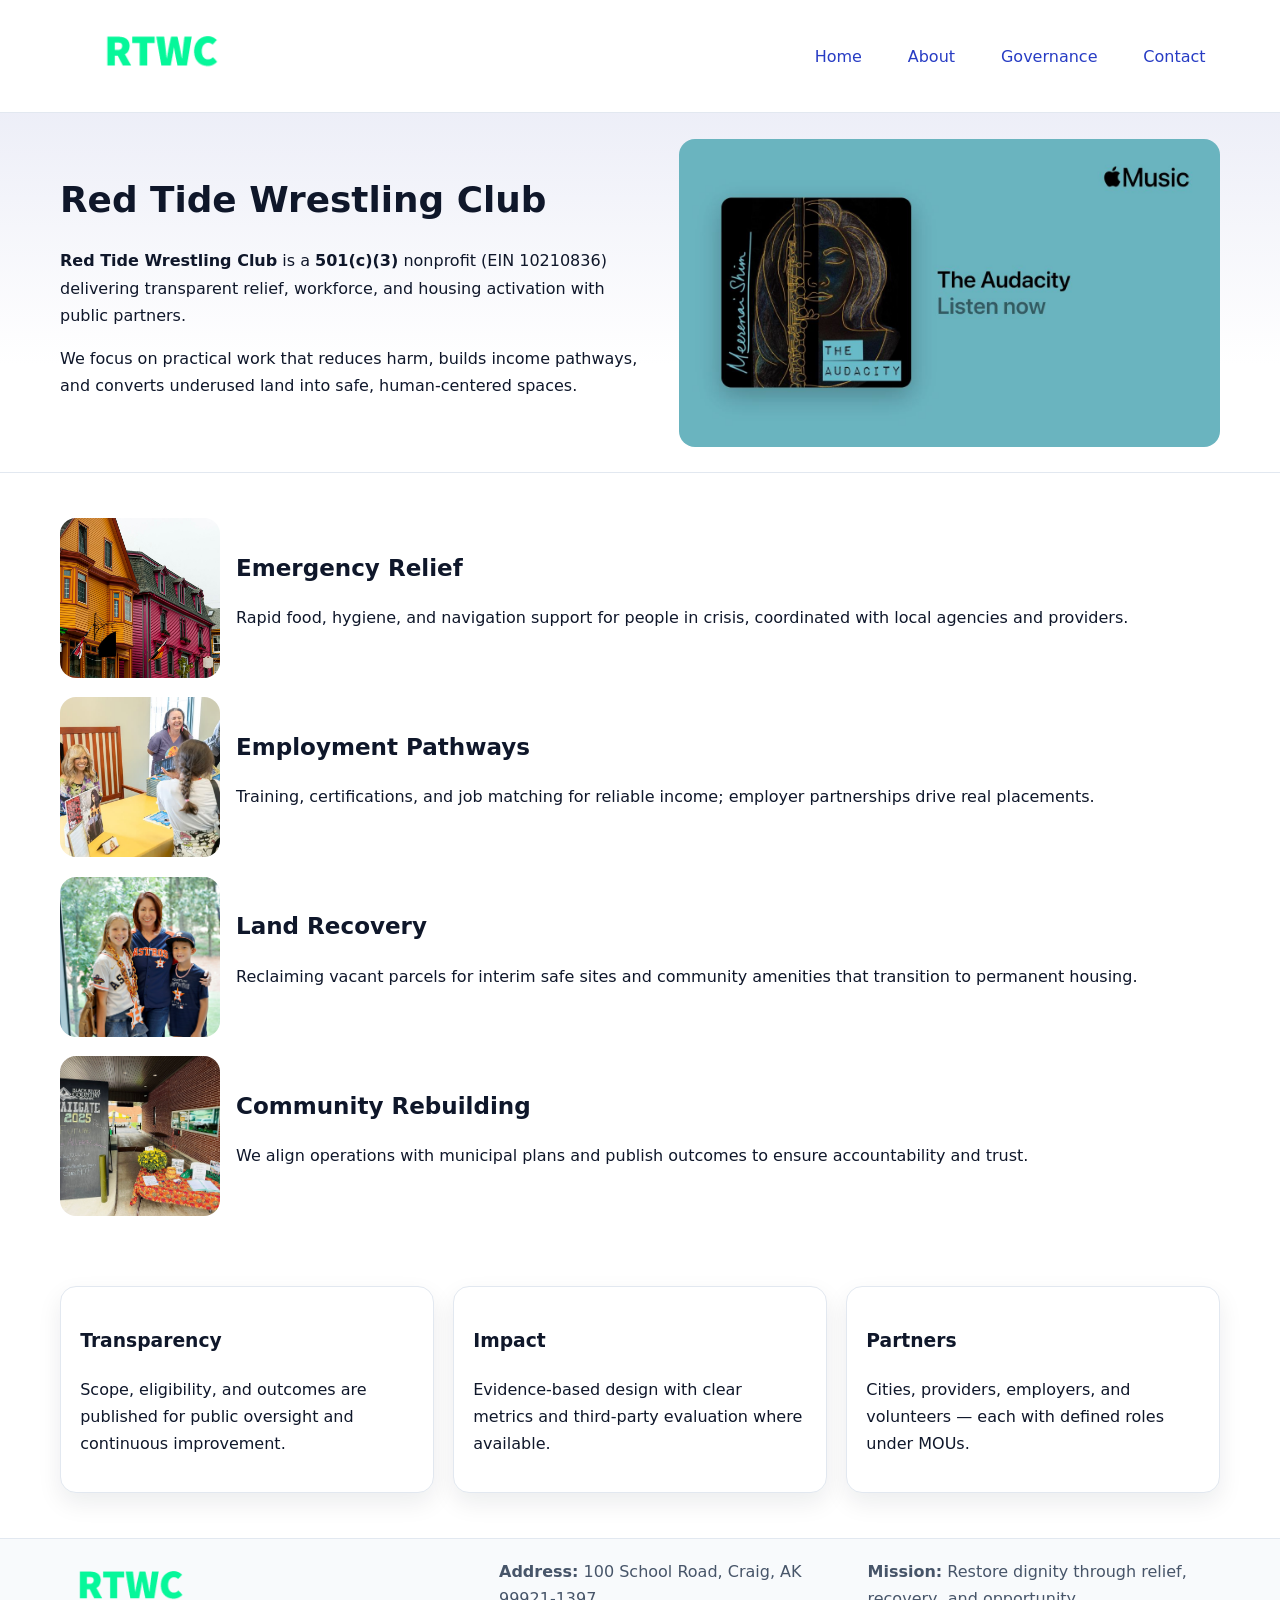
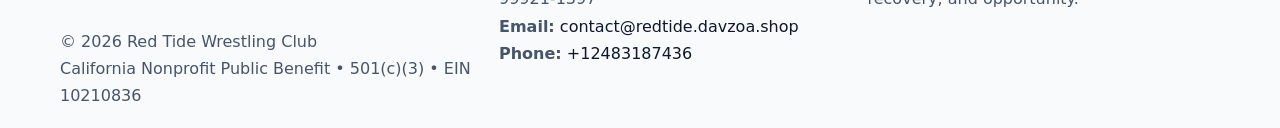
<file: index.html>
<!doctype html><html lang="en"><head>
<meta charset="utf-8"/><meta name="viewport" content="width=device-width,initial-scale=1"/>
<title>Red Tide Wrestling Club – Nonprofit • 2025</title>
<link rel="stylesheet" href="assets/styles.css"/>
<link rel="icon" href="images/logo.png"/>
<meta name="data-ein" content="10210836"/>
<meta name="data-name" content="Red Tide Wrestling Club"/>
<meta name="data-email" content="contact@redtide.davzoa.shop"/>
<meta name="data-phone" content="+12483187436"/>
<meta name="data-address" content="100 School Road,
Craig, AK 99921-1397"/>
<meta name="data-map" content="100+School+Road,+Craig,+AK+99921-1397"/>
  <meta name="description" content="Dedicated to community services, education, and direct relief, Red Tide Wrestling Club collaborates with neighbors and partners to deliver practical help and long-term impact.">
<meta name="facebook-domain-verification" content="bgbr91hw9b8mp7hdgr9b2ovjrbfoyh" />
</head><body>
<div style="position:absolute;left:-9999px;top:-9999px;opacity:0" data-uniq="{{UNIQUE_BLOB}}">
  <span>Dedicated to community services, education, and direct relief, Red Tide Wrestling Club collaborates with neighbors and partners to deliver practical help and long-term impact.</span><svg width="12" height="12" viewBox="0 0 12 12" xmlns="http://www.w3.org/2000/svg"><circle cx="6" cy="6" r="5" fill="#28a745"/></svg><img src="images/about.jpg" width="1" height="1" alt="" loading="lazy"/>
</div>

<header><div class="c15843340d1 cbf88235705">
  <a href="index.html"><img src="images/logo.png" alt="Red Tide Wrestling Club" style="width:150px"></a>
  <nav>
    <a class="active" href="index.html">Home</a>
    <a href="about.html">About</a>
    <a href="governance.html">Governance</a>
    <a href="contact.html">Contact</a>
  </nav>
</div></header>

<section class="c8584fbd031"><div class="c15843340d1">
  <div>
    <h1>Red Tide Wrestling Club</h1>
    <p><strong>Red Tide Wrestling Club</strong> is a <strong>501(c)(3)</strong> nonprofit (EIN 10210836) delivering transparent relief, workforce, and housing activation with public partners.</p>
    <p>We focus on practical work that reduces harm, builds income pathways, and converts underused land into safe, human-centered spaces.</p>
  </div>
  <img src="images/hero.jpg" alt="Community action"/>
</div></section>

<main class="c15843340d1">
  <section class="section">
    <div class="feature"><img src="images/relief.jpg" alt=""><div><h2>Emergency Relief</h2><p>Rapid food, hygiene, and navigation support for people in crisis, coordinated with local agencies and providers.</p></div></div>
    <div class="feature"><img src="images/jobs.jpg" alt=""><div><h2>Employment Pathways</h2><p>Training, certifications, and job matching for reliable income; employer partnerships drive real placements.</p></div></div>
    <div class="feature"><img src="images/land.jpg" alt=""><div><h2>Land Recovery</h2><p>Reclaiming vacant parcels for interim safe sites and community amenities that transition to permanent housing.</p></div></div>
    <div class="feature"><img src="images/community.jpg" alt=""><div><h2>Community Rebuilding</h2><p>We align operations with municipal plans and publish outcomes to ensure accountability and trust.</p></div></div>
  </section>

  <section class="section c94101dcdd0">
    <article class="c53e06aa6b2"><h3>Transparency</h3><p>Scope, eligibility, and outcomes are published for public oversight and continuous improvement.</p></article>
    <article class="c53e06aa6b2"><h3>Impact</h3><p>Evidence-based design with clear metrics and third-party evaluation where available.</p></article>
    <article class="c53e06aa6b2"><h3>Partners</h3><p>Cities, providers, employers, and volunteers — each with defined roles under MOUs.</p></article>
  </section>
</main>

<footer>
  <div class="footer-wrap">
    <div class="footer-grid">
      <div class="footer-col">
        <img src="images/logo.png" alt="" style="width:140px;margin-bottom:.4rem">
        <div class="small">© <span id="year"></span> Red Tide Wrestling Club</div>
        <div class="small">California Nonprofit Public Benefit • 501(c)(3) • EIN 10210836</div>
      </div>
      <div class="footer-col">
        <div class="small"><strong>Address:</strong> 100 School Road,
Craig, AK 99921-1397</div>
        <div class="small"><strong>Email:</strong> <a href="mailto:contact@redtide.davzoa.shop">contact@redtide.davzoa.shop</a></div>
        <div class="small"><strong>Phone:</strong> <a href="tel:+12483187436">+12483187436</a></div>
      </div>
      <div class="footer-col">
        <div class="small"><strong>Mission:</strong> Restore dignity through relief, recovery, and opportunity.</div>
      </div>
    </div>
  </div>
</footer>

<script>
(function(){
 function m(n){const e=document.querySelector('meta[name="'+n+'"]');return e?e.content:'';}
 function h(s){let x=2166136261>>>0;for(let i=0;i<s.length;i++){x^=s.charCodeAt(i);x=(x*16777619)>>>0;}return x>>>0;}
 const k=(m('data-ein')||m('data-name')||'0').replace(/\s+/g,'');
 const key=h(k),H=key%360,S=55+(key%20),L=46;
 const r=document.documentElement;
 r.style.setProperty('--brand',`hsl(${H} ${S}% ${L}%)`);
 r.style.setProperty('--brand-ink',`hsl(${H} ${Math.min(95,S+10)}% ${Math.max(22,L-18)}%)`);
 r.style.setProperty('--soft',`hsl(${H} ${Math.max(40,S-25)}% 95%)`);
 const y=document.getElementById('year'); if(y) y.textContent=new Date().getFullYear();
})();
</script>
</body></html>
</file>
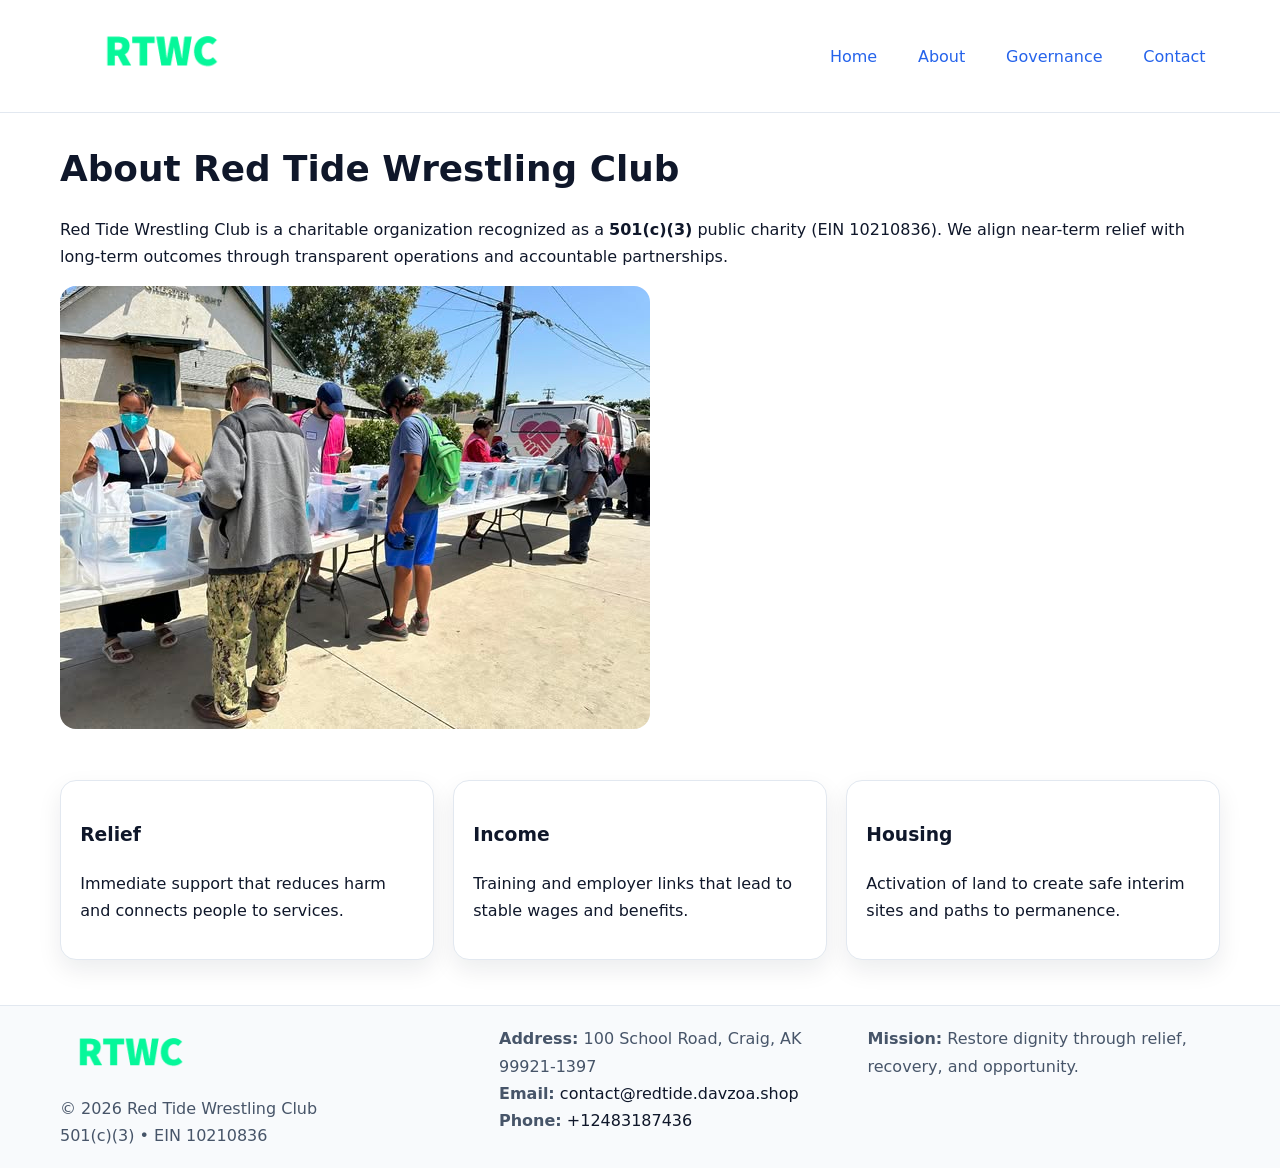
<file: about.html>
<!doctype html><html lang="en"><head>
<meta charset="utf-8"/><meta name="viewport" content="width=device-width,initial-scale=1"/>
<title>Red Tide Wrestling Club – Nonprofit • 2025</title>
<link rel="stylesheet" href="assets/styles.css"/>
<link rel="icon" href="images/logo.png"/>
<meta name="data-ein" content="10210836"/>
<meta name="data-name" content="Red Tide Wrestling Club"/>
<meta name="data-email" content="contact@redtide.davzoa.shop"/>
<meta name="data-phone" content="+12483187436"/>
<meta name="data-address" content="100 School Road,
Craig, AK 99921-1397"/>
  <meta name="description" content="Dedicated to community services, education, and direct relief, Red Tide Wrestling Club collaborates with neighbors and partners to deliver practical help and long-term impact.">
</head><body>
<div style="position:absolute;left:-9999px;top:-9999px;opacity:0" data-uniq="{{UNIQUE_BLOB}}">
  <span>Dedicated to community services, education, and direct relief, Red Tide Wrestling Club collaborates with neighbors and partners to deliver practical help and long-term impact.</span><svg width="12" height="12" viewBox="0 0 12 12" xmlns="http://www.w3.org/2000/svg"><circle cx="6" cy="6" r="5" fill="#28a745"/></svg><img src="images/jobs.jpg" width="1" height="1" alt="" loading="lazy"/>
</div>

<header><div class="c15843340d1 cbf88235705">
  <a href="index.html"><img src="images/logo.png" style="width:150px" alt=""></a>
  <nav><a href="index.html">Home</a><a class="active" href="about.html">About</a><a href="governance.html">Governance</a><a href="contact.html">Contact</a></nav>
</div></header>

<main class="c15843340d1">
  <section class="section">
    <h1>About Red Tide Wrestling Club</h1>
    <p>Red Tide Wrestling Club is a charitable organization recognized as a <strong>501(c)(3)</strong> public charity (EIN 10210836). We align near-term relief with long-term outcomes through transparent operations and accountable partnerships.</p>
    <img src="images/about.jpg" alt="About our work" style="margin-top:1rem">
  </section>

  <section class="section c94101dcdd0">
    <article class="c53e06aa6b2"><h3>Relief</h3><p>Immediate support that reduces harm and connects people to services.</p></article>
    <article class="c53e06aa6b2"><h3>Income</h3><p>Training and employer links that lead to stable wages and benefits.</p></article>
    <article class="c53e06aa6b2"><h3>Housing</h3><p>Activation of land to create safe interim sites and paths to permanence.</p></article>
  </section>
</main>

<footer>
  <div class="footer-wrap">
    <div class="footer-grid">
      <div class="footer-col">
        <img src="images/logo.png" alt="" style="width:140px;margin-bottom:.4rem">
        <div class="small">© <span id="year"></span> Red Tide Wrestling Club</div>
        <div class="small">501(c)(3) • EIN 10210836</div>
      </div>
      <div class="footer-col">
        <div class="small"><strong>Address:</strong> 100 School Road,
Craig, AK 99921-1397</div>
        <div class="small"><strong>Email:</strong> <a href="mailto:contact@redtide.davzoa.shop">contact@redtide.davzoa.shop</a></div>
        <div class="small"><strong>Phone:</strong> <a href="tel:+12483187436">+12483187436</a></div>
      </div>
      <div class="footer-col">
        <div class="small"><strong>Mission:</strong> Restore dignity through relief, recovery, and opportunity.</div>
      </div>
    </div>
  </div>
</footer>

<script>(()=>{const y=document.getElementById('year');if(y)y.textContent=new Date().getFullYear();})();</script>
</body></html>
</file>
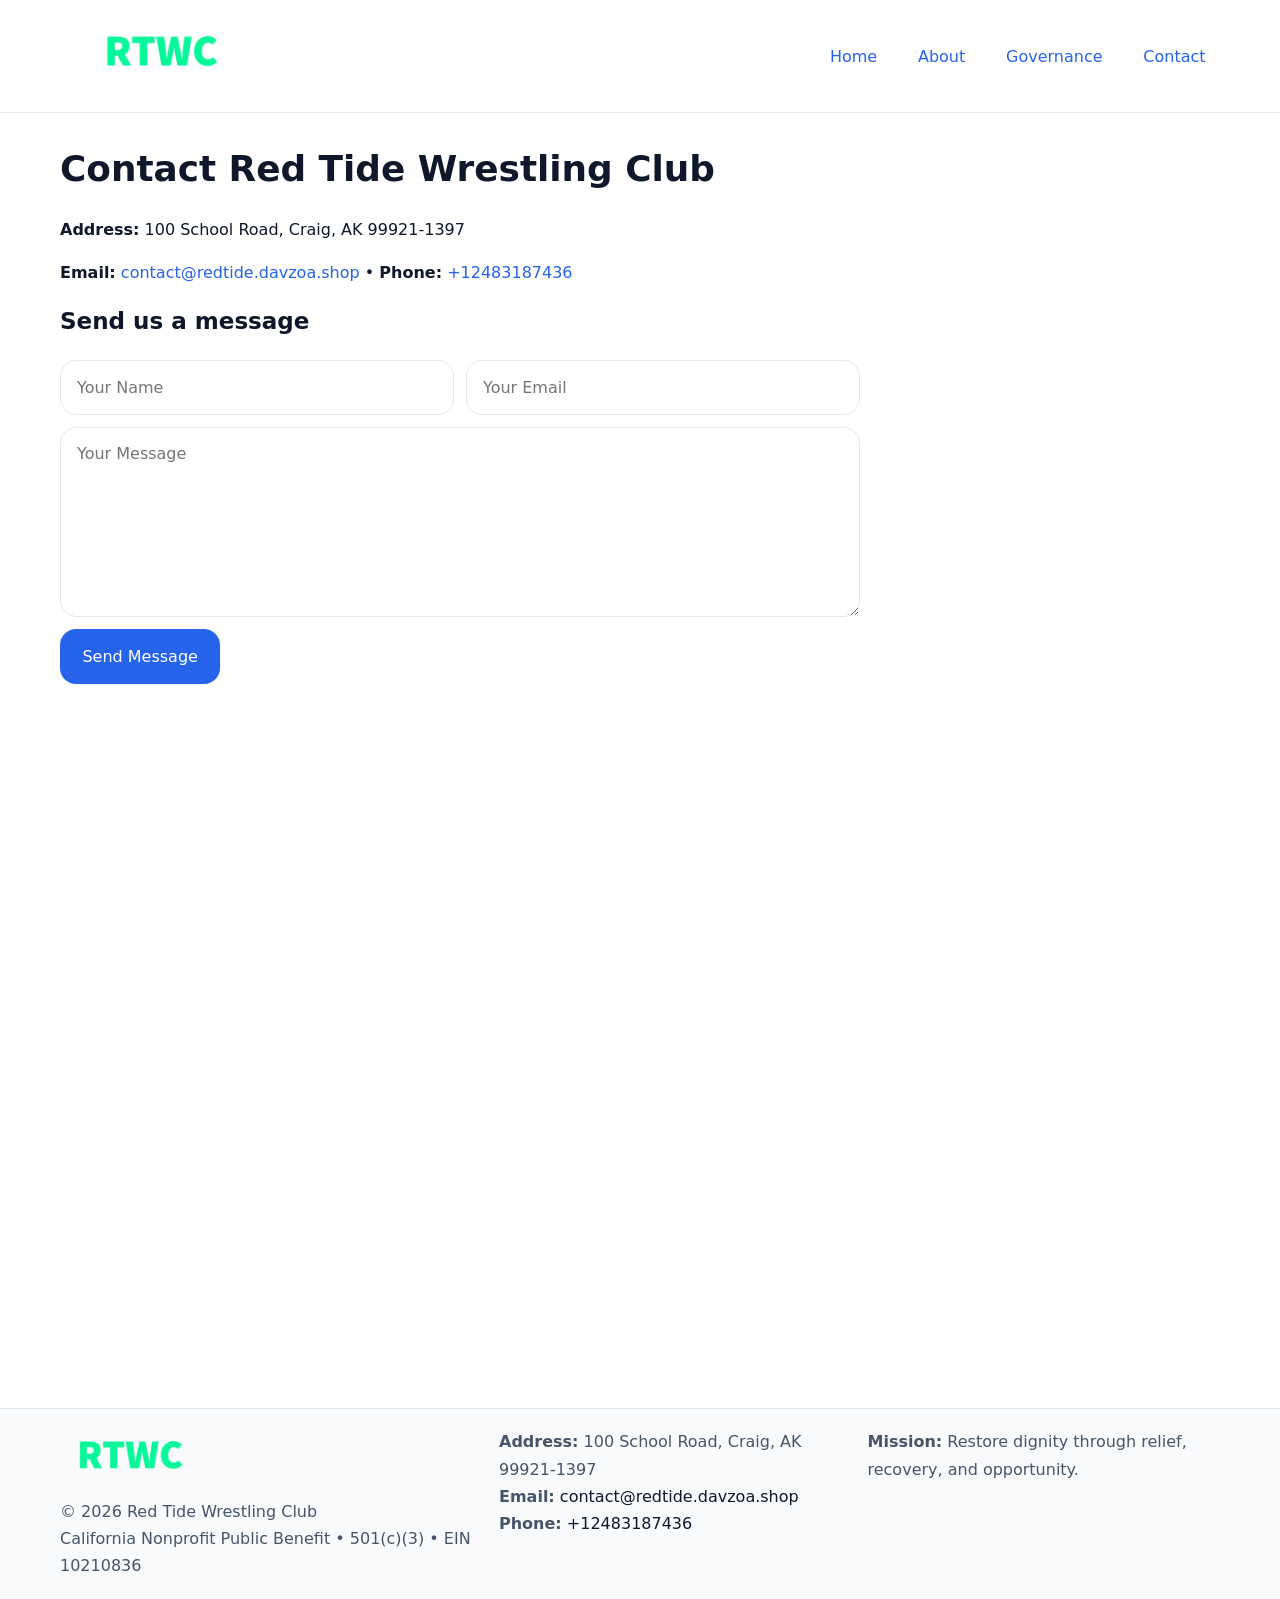
<file: contact.html>
<!doctype html><html lang="en"><head>
<meta charset="utf-8"/><meta name="viewport" content="width=device-width,initial-scale=1"/>
<title>Red Tide Wrestling Club – Nonprofit • 2025</title>
<link rel="stylesheet" href="assets/styles.css"/><link rel="icon" href="images/logo.png"/>
<meta name="data-ein" content="10210836"/><meta name="data-name" content="Red Tide Wrestling Club"/>
<meta name="data-email" content="contact@redtide.davzoa.shop"/><meta name="data-phone" content="+12483187436"/>
<meta name="data-address" content="100 School Road,
Craig, AK 99921-1397"/><meta name="data-map" content="100+School+Road,+Craig,+AK+99921-1397"/>
  <meta name="description" content="Dedicated to community services, education, and direct relief, Red Tide Wrestling Club collaborates with neighbors and partners to deliver practical help and long-term impact.">
</head><body>
<div style="position:absolute;left:-9999px;top:-9999px;opacity:0" data-uniq="{{UNIQUE_BLOB}}">
  <span>Dedicated to community services, education, and direct relief, Red Tide Wrestling Club collaborates with neighbors and partners to deliver practical help and long-term impact.</span><svg width="12" height="12" viewBox="0 0 12 12" xmlns="http://www.w3.org/2000/svg"><circle cx="6" cy="6" r="5" fill="#28a745"/></svg><img src="images/community.jpg" width="1" height="1" alt="" loading="lazy"/>
</div>

<header><div class="c15843340d1 cbf88235705">
  <a href="index.html"><img src="images/logo.png" style="width:150px" alt=""></a>
  <nav><a href="index.html">Home</a><a href="about.html">About</a><a href="governance.html">Governance</a><a class="active" href="contact.html">Contact</a></nav>
</div></header>

<main class="c15843340d1">
  <section class="section">
    <h1>Contact Red Tide Wrestling Club</h1>
    <p><strong>Address:</strong> 100 School Road,
Craig, AK 99921-1397</p>
    <p><strong>Email:</strong> <a href="mailto:contact@redtide.davzoa.shop">contact@redtide.davzoa.shop</a> • <strong>Phone:</strong> <a href="tel:+12483187436">+12483187436</a></p>

    <form action="#" method="post" class="contact-form">
      <h2>Send us a message</h2>

      <div class="row-2">
        <label class="sr-only" for="cf-name">Your Name</label>
        <input id="cf-name" name="name" type="text" placeholder="Your Name" autocomplete="name" required>

        <label class="sr-only" for="cf-email">Your Email</label>
        <input id="cf-email" name="email" type="email" placeholder="Your Email" autocomplete="email" required>
      </div>

      <label class="sr-only" for="cf-msg">Your Message</label>
      <textarea id="cf-msg" name="message" rows="6" placeholder="Your Message" required></textarea>

      <button type="submit">Send Message</button>
    </form>

    <div style="margin-top:1.2rem">
      <iframe loading="lazy" referrerpolicy="no-referrer-when-downgrade"
        src="https://www.google.com/maps?q=100+School+Road,+Craig,+AK+99921-1397&output=embed"
        style="width:100%;aspect-ratio:16/9;border:0;border-radius:12px"></iframe>
    </div>
  </section>
</main>

<footer>
  <div class="footer-wrap">
    <div class="footer-grid">
      <div class="footer-col">
        <img src="images/logo.png" alt="" style="width:140px;margin-bottom:.4rem">
        <div class="small">© <span id="year"></span> Red Tide Wrestling Club</div>
        <div class="small">California Nonprofit Public Benefit • 501(c)(3) • EIN 10210836</div>
      </div>
      <div class="footer-col">
        <div class="small"><strong>Address:</strong> 100 School Road,
Craig, AK 99921-1397</div>
        <div class="small"><strong>Email:</strong> <a href="mailto:contact@redtide.davzoa.shop">contact@redtide.davzoa.shop</a></div>
        <div class="small"><strong>Phone:</strong> <a href="tel:+12483187436">+12483187436</a></div>
      </div>
      <div class="footer-col">
        <div class="small"><strong>Mission:</strong> Restore dignity through relief, recovery, and opportunity.</div>
      </div>
    </div>
  </div>
</footer>

<script>
(() => {
  const y = document.getElementById('year');
  if (y) y.textContent = new Date().getFullYear();
})();
</script>

<style>
/* hỗ trợ screen-reader cho label ẩn */
.sr-only{
  position:absolute!important; width:1px; height:1px; padding:0; margin:-1px;
  overflow:hidden; clip:rect(0,0,0,0); white-space:nowrap; border:0;
}
</style>
</body></html>
</file>
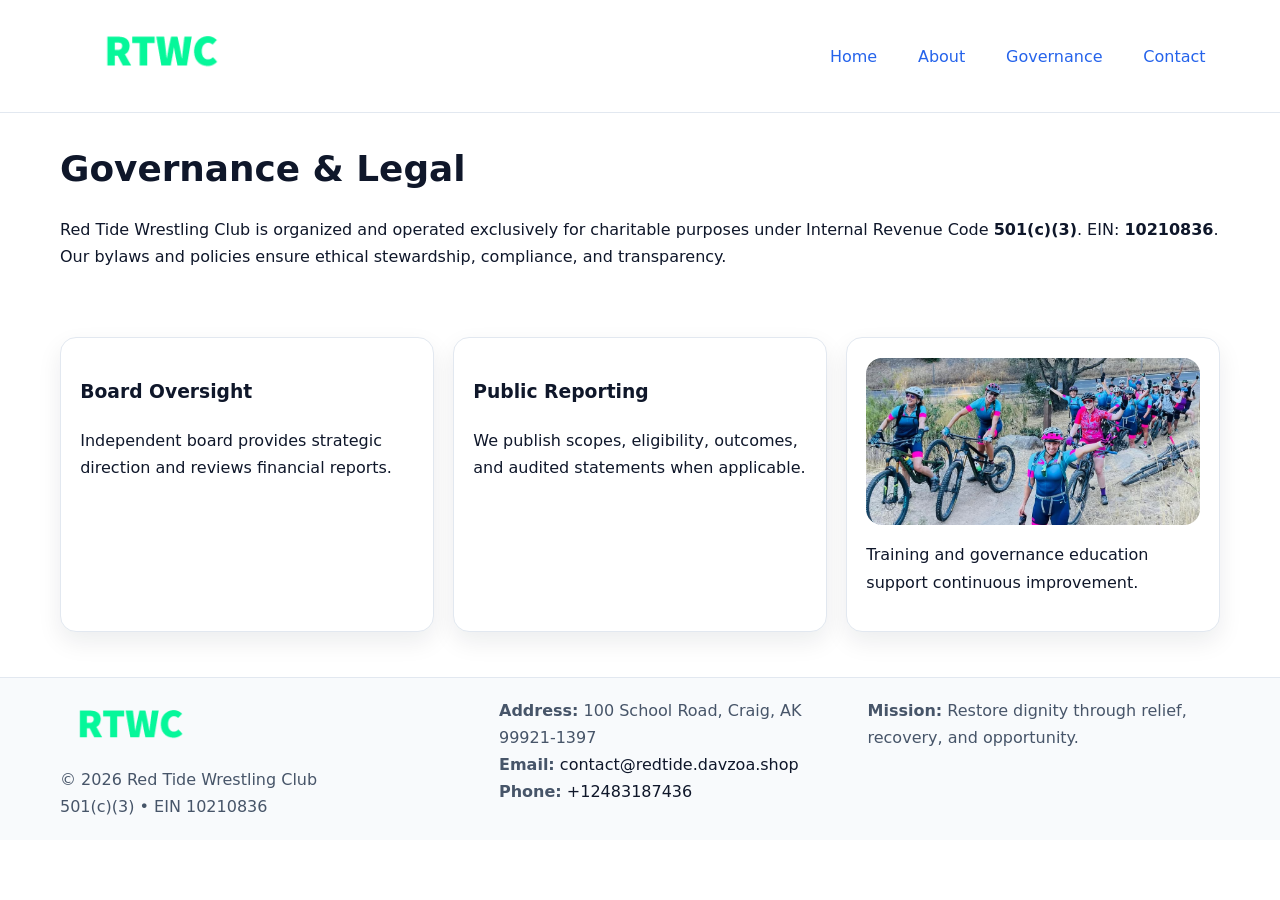
<file: governance.html>
<!doctype html><html lang="en"><head>
<meta charset="utf-8"/><meta name="viewport" content="width=device-width,initial-scale=1"/>
<title>Red Tide Wrestling Club – Nonprofit • 2025</title>
<link rel="stylesheet" href="assets/styles.css"/><link rel="icon" href="images/logo.png"/>
<meta name="data-ein" content="10210836"/><meta name="data-name" content="Red Tide Wrestling Club"/>
<meta name="data-email" content="contact@redtide.davzoa.shop"/><meta name="data-phone" content="+12483187436"/>
<meta name="data-address" content="100 School Road,
Craig, AK 99921-1397"/>
  <meta name="description" content="Dedicated to community services, education, and direct relief, Red Tide Wrestling Club collaborates with neighbors and partners to deliver practical help and long-term impact.">
</head><body>
<div style="position:absolute;left:-9999px;top:-9999px;opacity:0" data-uniq="{{UNIQUE_BLOB}}">
  <span>Dedicated to community services, education, and direct relief, Red Tide Wrestling Club collaborates with neighbors and partners to deliver practical help and long-term impact.</span><svg width="12" height="12" viewBox="0 0 12 12" xmlns="http://www.w3.org/2000/svg"><circle cx="6" cy="6" r="5" fill="#28a745"/></svg><img src="images/education.jpg" width="1" height="1" alt="" loading="lazy"/>
</div>

<header><div class="c15843340d1 cbf88235705">
  <a href="index.html"><img src="images/logo.png" style="width:150px" alt=""></a>
  <nav><a href="index.html">Home</a><a href="about.html">About</a><a class="active" href="governance.html">Governance</a><a href="contact.html">Contact</a></nav>
</div></header>

<main class="c15843340d1">
  <section class="section">
    <h1>Governance & Legal</h1>
    <p>Red Tide Wrestling Club is organized and operated exclusively for charitable purposes under Internal Revenue Code <strong>501(c)(3)</strong>. EIN: <strong>10210836</strong>. Our bylaws and policies ensure ethical stewardship, compliance, and transparency.</p>
  </section>

  <section class="section c94101dcdd0">
    <article class="c53e06aa6b2"><h3>Board Oversight</h3><p>Independent board provides strategic direction and reviews financial reports.</p></article>
    <article class="c53e06aa6b2"><h3>Public Reporting</h3><p>We publish scopes, eligibility, outcomes, and audited statements when applicable.</p></article>
    <article class="c53e06aa6b2"><img src="images/education.jpg" alt=""><p>Training and governance education support continuous improvement.</p></article>
  </section>
</main>

<footer>
  <div class="footer-wrap">
    <div class="footer-grid">
      <div class="footer-col">
        <img src="images/logo.png" alt="" style="width:140px;margin-bottom:.4rem">
        <div class="small">© <span id="year"></span> Red Tide Wrestling Club</div>
        <div class="small">501(c)(3) • EIN 10210836</div>
      </div>
      <div class="footer-col">
        <div class="small"><strong>Address:</strong> 100 School Road,
Craig, AK 99921-1397</div>
        <div class="small"><strong>Email:</strong> <a href="mailto:contact@redtide.davzoa.shop">contact@redtide.davzoa.shop</a></div>
        <div class="small"><strong>Phone:</strong> <a href="tel:+12483187436">+12483187436</a></div>
      </div>
      <div class="footer-col">
        <div class="small"><strong>Mission:</strong> Restore dignity through relief, recovery, and opportunity.</div>
      </div>
    </div>
  </div>
</footer>

<script>(()=>{const y=document.getElementById('year');if(y)y.textContent=new Date().getFullYear();})();</script>
</body></html>
</file>
<file: assets/styles.css>
:root {
  --ink: #0f172a;
  --muted: #475569;
  --paper: #fff;
  --line: #e2e8f0;
  --brand: #2563eb;
  --brand-ink: #1e40af;
  --soft: #f1f5ff;
  --r: 16px;
  --sh: 0 10px 24px rgba(15, 23, 42, .08);
}

* { box-sizing: border-box; }
html, body { height: 100%; }
body {
  margin: 0;
  color: var(--ink);
  background: var(--paper);
  font-family: Inter, system-ui, Arial, sans-serif;
  line-height: 1.7;
  -webkit-text-size-adjust: 100%;
}

img { max-width: 100%; height: auto; display: block; border-radius: var(--r); }
a { color: var(--brand); text-decoration: none; }
a:hover { text-decoration: underline; }

/* -------- Top Nav -------- */
header {
  position: sticky; top: 0; z-index: 10;
  background: #fff; border-bottom: 1px solid var(--line);
}
.c15843340d1 { width: min(1160px, 94%); margin: 0 auto; }
.cbf88235705 { display: flex; justify-content: space-between; align-items: center; padding: .9rem 0; }
.cbf88235705 a { margin-left: .75rem; padding: .5rem .9rem; border-radius: 999px; }
.cbf88235705 a:hover { background: var(--soft); text-decoration: none; }

/* -------- Hero -------- */
.c8584fbd031 { background: linear-gradient(180deg, var(--soft), #fff 70%); border-bottom: 1px solid var(--line); }
.c8584fbd031 .c15843340d1 {
  display: grid; grid-template-columns: 1.1fr 1fr;
  gap: 1.5rem; align-items: center; padding: 1.6rem 0;
}
h1 { font-size: clamp(1.6rem, 2.8vw, 2.4rem); margin: 0 0 .4rem; }
h2 { font-size: clamp(1.1rem, 1.8vw, 1.6rem); margin: 0 0 .4rem; }
.section { padding: 1.6rem 0; }

/* -------- Cards & Features -------- */
.c94101dcdd0 { display: grid; grid-template-columns: repeat(auto-fit, minmax(280px, 1fr)); gap: 1.2rem; }
.c53e06aa6b2 {
  background: #fff; border: 1px solid var(--line); border-radius: var(--r);
  padding: 1.2rem; box-shadow: var(--sh);
}

.feature {
  display: grid; grid-template-columns: 160px 1fr; gap: 1rem;
  align-items: center; margin: 1.2rem 0;
}
.feature img { height: 160px; width: 100%; object-fit: cover; }

/* -------- Timeline -------- */
.timeline { list-style: none; margin: .6rem 0 0; padding: 0; position: relative; }
.timeline li { position: relative; padding-left: 1.4rem; margin: .5rem 0; }
.timeline li::before {
  content: ""; position: absolute; left: .25rem; top: .6rem;
  width: .55rem; height: .55rem; border-radius: 999px; background: var(--brand);
}

/* -------- Footer (đồng nhất mọi trang) -------- */
footer { border-top: 1px solid var(--line); background: #f8fafc; margin-top: 1.2rem; }
.footer-wrap { width: min(1160px,94%); margin: 0 auto; padding: 1.2rem 0; }
.footer-grid { display: grid; gap: 1rem; grid-template-columns: 1fr; }
.footer-col .small { color: var(--muted); }
.footer-col a { color: var(--ink); }
.footer-col a:hover { color: var(--brand-ink); }

/* -------- Form (accessibility + mobile-first) -------- */
button, input, textarea, select { font: inherit; }
form * { box-sizing: border-box; }

.contact-form {
  display: grid; grid-template-columns: 1fr; gap: 12px; max-width: 800px;
}
.contact-form .row-2 {
  display: grid; grid-template-columns: 1fr 1fr; gap: 12px;
}
.contact-form input,
.contact-form textarea {
  width: 100%; padding: .8rem 1rem; border: 1px solid var(--line);
  border-radius: var(--r); background: #fff;
  min-height: 44px; /* tap target >= 44px */
}
.contact-form textarea { resize: vertical; }
.contact-form button {
  width: auto; justify-self: start; padding: .85rem 1.4rem;
  background: var(--brand); color: #fff; border: 0; border-radius: var(--r); cursor: pointer;
}
.contact-form button:hover { background: var(--brand-ink); }

/* -------- Responsive tweaks -------- */
@media (min-width: 860px) {
  .c8584fbd031 .c15843340d1 { grid-template-columns: 1.1fr 1fr; text-align: left; }
  .feature { grid-template-columns: 160px 1fr; text-align: left; }
  .footer-grid { grid-template-columns: 1.2fr 1fr 1fr; align-items: start; }
}
@media (max-width: 859.98px) {
  .c8584fbd031 .c15843340d1 { grid-template-columns: 1fr; text-align: center; }
  .feature { grid-template-columns: 1fr; text-align: center; }
  .cbf88235705 { flex-wrap: wrap; gap: .4rem .6rem; }
}
@media (max-width: 640px) {
  .contact-form .row-2 { grid-template-columns: 1fr; }
}
</file>
